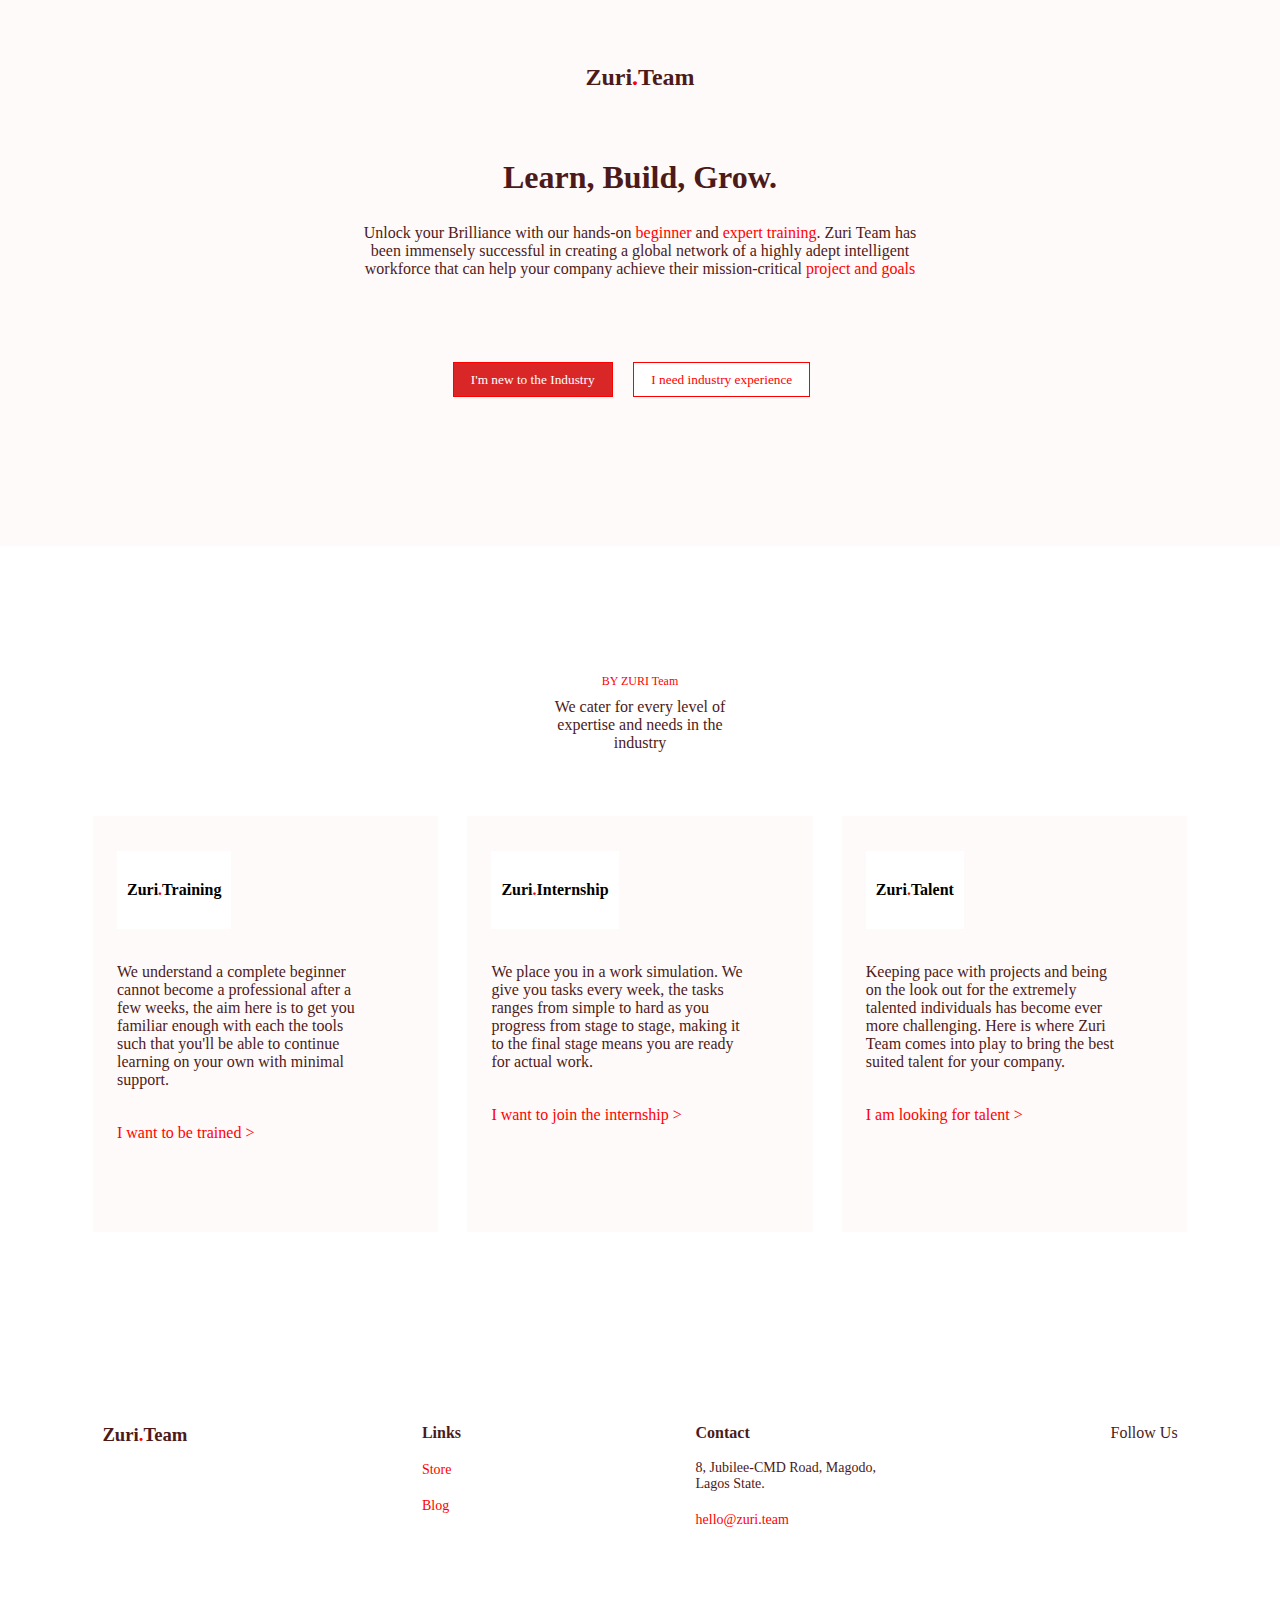
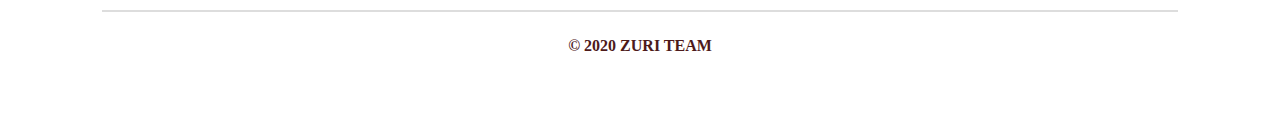
<file: index.html>
<!DOCTYPE html>
<html lang="en">
<head>
    <meta charset="UTF-8">
    <meta http-equiv="X-UA-Compatible" content="IE=edge">
    <meta name="viewport" content="width=device-width, initial-scale=1.0">
    <title>Zuri Team</title>
    <link rel="stylesheet" href="index.css">
</head>
<body>
    <main>
        <div class="div1">
            <h2 class="h2ofdiv1">Zuri<span>.</span>Team</h2>
            <h1 class="h1ofdiv1">Learn, Build, Grow.</h1>
            <p class="p1ofdiv1">Unlock your Brilliance with our hands-on <span>beginner</span> and<span> expert training</span>. Zuri Team has been immensely successful in creating a global network of a highly adept intelligent workforce that can help your company achieve their mission-critical <span>project and goals</span></p>
            <a href="./newToDInd.html" target="_blank"><button class="btn1">I'm new to the Industry</button></a>
            <a href="./needIndExp.html" target="_blank"><button class="btn2">I need industry experience</button></a>
        </div>
        
        <div class="nondiv">
            <p class="p1ofnondiv">BY ZURI Team</p>
            <p class="p2ofnondiv">We cater for every level of expertise and needs in the industry</p>
        </div>

        <div class="cardpapa">
            <div class="cardchild">
                <p class="p1">Zuri<span>.</span>Training</p>
                <p class="p2">We understand a complete beginner cannot become a professional after a few weeks, the aim here is to get you familiar enough with each the tools such that you'll be able to continue learning on your own with minimal support.</p>
                <a href="">I want to be trained ></a><br><br><br><br><br><br>
            </div>
            <div class="cardchild">
                <p class="p1">Zuri<span>.</span>Internship</p>
                <p class="p2">We place you in a work simulation. We give you tasks every week, the tasks ranges from simple to hard as you progress from stage to stage, making it to the final stage means you are ready for actual work.</p>
                <a href="">I want to join the internship ></a><br><br>
            </div>
            <div class="cardchild">
                <p class="p1">Zuri<span>.</span>Talent</p>
                <p class="p2">Keeping pace with projects and being on the look out for the extremely talented individuals has become ever more challenging. Here is where Zuri Team comes into play to bring the best suited talent for your company.</p>
                <a href="">I am looking for talent ></a><br><br>
            </div>
        </div>
    </main>
    <footer>
        <div class="footer">
            <h3>Zuri<span>.</span>Team</h3>
            <ul>Links <br><br>
                <li><a href="">Store</a></li><br>
                <li><a href="">Blog</a></li>
            </ul>
            <pre>Contact<br>
<p>8, Jubilee-CMD Road, Magodo,
Lagos State.</p>
<a href="">hello@zuri.team</a>
            </pre>
            <p>Follow Us</p>

        </div>
        <hr>
        <p class="copyright">&copy; 2020 ZURI TEAM</p>
    </footer>
</body>
</html>
</file>
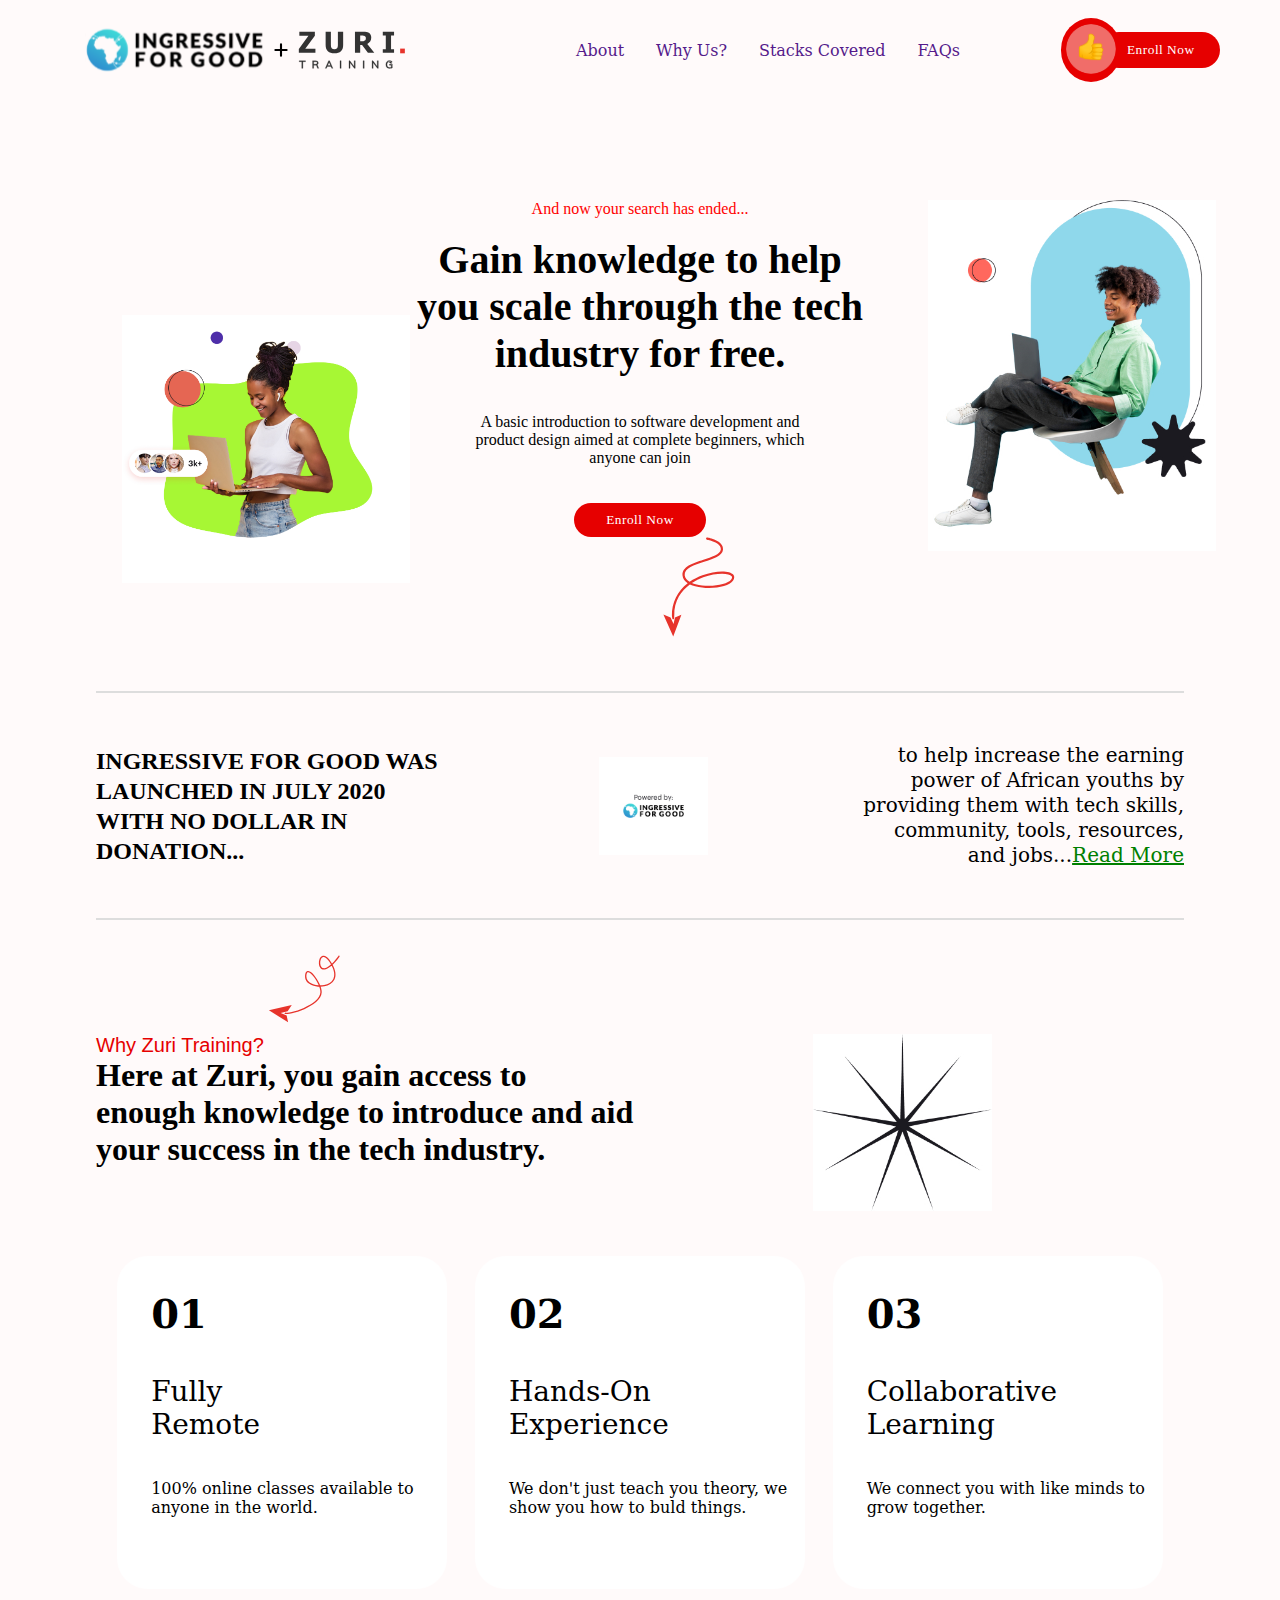
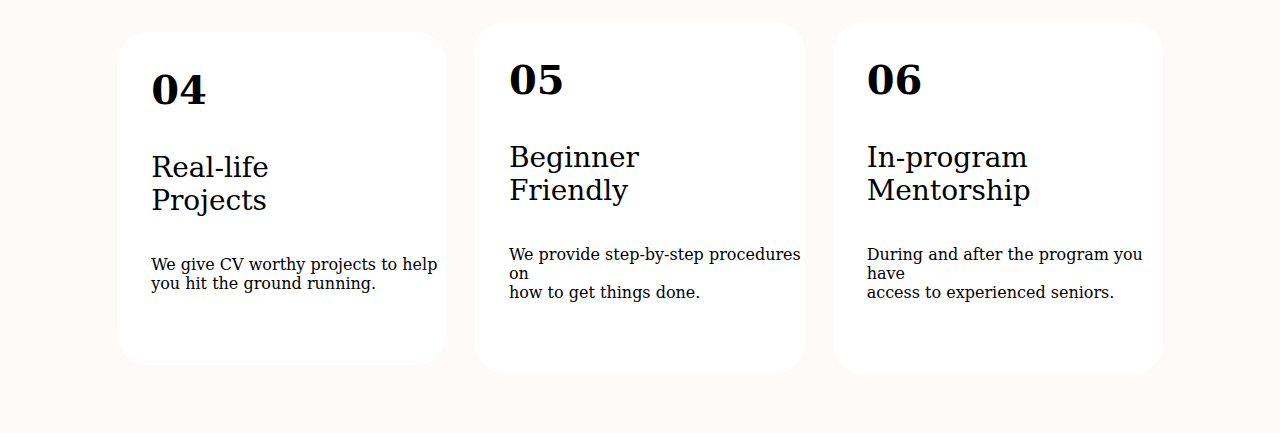
<file: newToDInd.html>
<!DOCTYPE html>
<html lang="en">
<head>
    <meta charset="UTF-8">
    <meta http-equiv="X-UA-Compatible" content="IE=edge">
    <meta name="viewport" content="width=device-width, initial-scale=1.0">
    <title>New To The Industry??</title>
    <link rel="stylesheet" href="newToDInd.css">
</head>
<body>
    <main>

        <nav class="navbar">
            <img class="zuri-logo" src="./images folder/./new to d industry page/./zuri-logo.svg" alt="ZuriXI4G Logo">
            <ul>
                <li><a href="">About</a></li>
                <li><a href="">Why Us?</a></li>
                <li><a href="">Stacks Covered</a></li>
                <li><a href="">FAQs</a></li>
            </ul>
            <div class="enrol-thumbsup">
                <button class="thumbsup"><img src="./images folder/new to d industry page/./zuri-thumbs.png" alt="thumbs up"></button>
                <button class="enrolnow">Enroll Now</button>
            </div>
        </nav>

        <div class="first-section">
            <img class="img1" src="./images folder/new to d industry page/./zuri-lady1-img.jpg" alt="illustration 1">
            <img class="img2" src="./images folder/new to d industry page/./zuri-male1-img.jpg" alt="illustration 2">
            <article>
            <p>And now your search has ended...</p><br>
            <h1>Gain knowledge to help you scale through the tech industry for free.</h1><br><br>
            <p>A basic introduction to software development and<br>product design aimed at complete beginners, which<br>anyone can join</p><br><br>
            <a href=""><button>Enroll Now</button></a><br>
            <img class="img3" src="./images folder/new to d industry page/./zuri-section1wire-img.svg" alt="connecting wire">
            </article>
        </div>

        <hr class="top">

        <div class="second-section">
            <h2>INGRESSIVE FOR GOOD WAS LAUNCHED IN JULY 2020 WITH NO DOLLAR IN DONATION...</h2>
            <img class="img4" src="./images folder/new to d industry page/./zuri-powered-by-ingresive-img.jpg" alt="powered by Ingressive For Good">
            <p>to help increase the earning power of African youths by providing them with tech skills, community, tools, resources, and jobs...<a href="">Read More</a></p>
        </div>

        <hr class="bottom">

        <img class="img5" src="./images folder/new to d industry page/./zuri-section3wire-img.svg" alt="">

        <div class="third-section">
            <img class="img6" src="./images folder/./new to d industry page/./zuri-Star-img.jpg" alt="">
            <p>Why Zuri Training?</p>
            <h1>Here at Zuri, you gain access to enough knowledge to introduce and aid your success in the tech industry.</h1>
        </div>

        <div class="fourth-section">
            <div class="fourth-section-card card1">
                <h1>01</h1><br><br>
                <p class="first-p">
                    Fully<br>Remote
                </p><br><br>
                <p class="second-p">
                    100% online classes available to<br>anyone in the world.
                </p><br><br>
            </div>
            <div class="fourth-section-card card2">
                <h1>02</h1><br><br>
                <p class="first-p">
                    Hands-On<br>Experience
                </p><br><br>
                <p class="second-p">
                    We don't just teach you theory, we<br>show you how to buld things.
                </p><br><br>
            </div>
            <div class="fourth-section-card card3">
                <h1>03</h1><br><br>
                <p class="first-p">
                    Collaborative<br>Learning
                </p><br><br>
                <p class="second-p">
                    We connect you with like minds to<br>grow together.
                </p><br><br>
            </div>
            <div class="fourth-section-card card4">
                <h1>04</h1><br><br>
                <p class="first-p">
                    Real-life<br>Projects
                </p><br><br>
                <p class="second-p">
                    We give CV worthy projects to help<br>you hit the ground running.
                </p><br><br>
            </div>
            <div class="fourth-section-card card5">
                <h1>05</h1><br><br>
                <p class="first-p">
                    Beginner<br>Friendly
                </p><br><br>
                <p class="second-p">
                    We provide step-by-step procedures on<br>how to get things done.
                </p><br><br>
            </div>
            <div class="fourth-section-card card6">
                <h1>06</h1><br><br>
                <p class="first-p">
                    In-program<br>Mentorship
                </p><br><br>
                <p class="second-p">
                    During and after the program you have<br>access to experienced seniors.
                </p><br><br>
            </div>
        </div>


    </main>
    <footer>

    </footer>
</body>
</html>
</file>
<file: index.css>
* {
    margin: 0;
    padding: 0;
    box-sizing: border-box;
}
.div1 {
    background-color: hsla(0, 90%, 99%, 1);
    /* color: hsla(0, 50%, 20%, 1); */
    padding: 5% 28%;
    text-align: center;
    margin-bottom: 10%;
}
.h2ofdiv1 {
    color: hsla(0, 50%, 20%, 1);
    font-family: 'Calibri';
    font-weight: 600;
    margin-bottom: 12%;
}
.h1ofdiv1 {
    color: hsla(0, 50%, 20%, 1);
    font-family: 'Calibri';
    font-weight: 600;
    margin-bottom: 5%;
}
.p1ofdiv1 {
    font-family: 'Calibri';
    margin-bottom: 15%;
    color: hsla(0, 50%, 20%, 1);
}
span {
    color: red;
}
button {
    margin-bottom: 15%;
    padding: 1.5% 3%;
    margin-right: 3%;
    font-family: 'Calibri';
    border: 1px solid red;
}
.btn1 {
    background-color: hsla(0, 70%, 50%, 1);
    color: white;
}
.btn2 {
    background-color: white;
    color: red;
}
.btn1:hover {
    background-color: white;
    color: red;
}
.btn2:hover {
    background-color: hsla(0, 70%, 50%, 1);
    color: white;
}
.nondiv {
    width: 15%;
    margin: auto;
    text-align: center;
    margin-bottom: 5%;
}
.p1ofnondiv {
    font-size: 12px;
    font-family: 'Calibri';
    color: red;
    margin-bottom: 5%;

}
.p2ofnondiv {
    font-family: 'Calibri';
    color: hsla(0, 50%, 20%, 1);
}
.cardpapa {
    display: flex;
    justify-content: space-evenly;
    font-family: 'Calibri';
    margin: 0px 5% 15%;
}
.cardchild {
    width: 30%;
    /* height: 80%; */
    background-color: hsla(0, 90%, 99%, 1);
    
}
.p1 {
    display: inline-block;
    background-color: white;
    font-weight: 600;
    padding: 30px 10px;
    margin: 10% 7% 10%;
}
.p2 {
    margin: 0% 10% 10% 7%;
    width: 73%;
    color: hsla(0, 50%, 20%, 1);
}
.cardchild a {
    margin: 0% 10% 0% 7%;
    text-decoration: none;
    color: red;
}
.footer {
    margin: 0 8%;
    font-family: 'Calibri';
    display: flex;
    justify-content: space-between;
    color: hsla(0, 50%, 20%, 1);
    margin-bottom: 5%;
}
ul {
    font-weight: 600;
}
ul li {
    list-style-type: none;
}
ul a {
    text-decoration: none;
    color: red;
    font-size: 14px;
    font-weight: normal;
}
pre {
    font-family: 'Calibri';
    font-weight: 600;
}
pre p {
    font-weight: normal;
    font-size: 14px;
}
pre a {
    text-decoration: none;
    color: red;
    font-size: 14px;
    font-weight: normal;
}




hr {
    margin: 2% 8%;
    background-color: #ddd;
    height: 2px;
    border: none;
}
.copyright {
    font-family: 'Calibri';
    text-align: center;
    margin-bottom: 5%;
    font-weight: 600;
    color: hsla(0, 50%, 20%, 1);
}
</file>
<file: newToDInd.css>
* {
    margin: 0;
    padding: 0;
    box-sizing: border-box;
    background-color: hsla(0, 90%, 99%, 1);
}
.navbar {
    display: flex;
    width: 100%;
    /* background-color: blue; */
    justify-content: space-around;
    position: fixed;
    z-index: 2;
}
.zuri-logo {
    width: 25%;
    height: 100px;
    margin-left: 5%;
}
ul {
    display: flex;
    width: 30%;
    justify-content: space-between;
    align-items: center;
    margin-left: 10%;
    /* background-color: green; */
}
ul li {
    font-family: 'serif';
    color: hsla(0, 50%, 20%, 1);
    list-style-type: none;
    /* padding: 5% 10%; */
}
ul li a {
    text-decoration: none;
}
.enrol-thumbsup {
    display: flex;
    justify-content: center;
    align-items: center;
    width: 20%;
    position: relative;
    /* background-color: red; */
}
.enrol-thumbsup img {
    width: 50px;
    background-color: hsla(0, 100%, 45%, 1);
    border-radius: 50%;
}
.enrol-thumbsup .thumbsup {
    background-color: hsla(0, 100%, 45%, 1);
    border-radius: 50%;
    padding: 2%;
    border: none;
    position: relative;
    left: 20px;
}
.enrol-thumbsup .enrolnow {
    cursor: pointer;
    background-color: hsla(0, 100%, 45%, 1);
    border: none;
    color: white;
    font-family: 'graphik';
    padding: 4% 10%;
    letter-spacing: 0.5px;
    border-radius: 30px;
}
.first-section {
    position: relative;
    top: 200px;
    z-index: 1;
    margin: 0 5%;
    text-align: center;
}
.first-section .img1 {
    width: 25%;
    margin-left: 5%;
    margin-top: 10%;
    float: left;
}
.first-section .img2 {
    width: 25%;
    float: right;
}
.first-section .img3 {
    width: 100px;
    height: 100px;
    margin-left: 25%;
}
.first-section article {
    width: 40%;
    margin: auto;
}
.first-section article p:nth-child(1) {
    color: red;
    font-size: 16px;
}
.first-section p {
    color: black;
    font-size: 16px;
}
.first-section h1 {
    font-size: 40px;
}
.first-section button {
    cursor: pointer;
    background-color: hsla(0, 100%, 45%, 1);
    border: none;
    color: white;
    font-family: 'graphik';
    padding: 2% 7%;
    letter-spacing: 0.5px;
    border-radius: 30px;
}
.second-section {
    position: relative;
    top: 300px;
    z-index: 1;
    margin: 0 7.5%;
    display: flex;
    justify-content: space-between;
    align-items: center;
}
.top {
    position: relative;
    top: 250px;
    margin: 0 7.5%;
    border: none;
    background-color: #ddd;
    height: 2px;
}
.second-section h2 {
    width: 32.5%;
    line-height: 30px;
}
.second-section .img4 {
    width: 10%;
}
.second-section p {
    font-size: 20px;
    font-family: 'serif';
    width: 30%;
    text-align: right;
    line-height: 25px;
}
.second-section a {
    color: green;
}
.bottom {
    position: relative;
    top: 350px;
    margin: 0 7.5%;
    border: none;
    height: 2px;
    background-color: #ddd;
}
.img5 {
    position: relative;
    top: 380px;
    left: 20%;
    z-index: 1;
    width: 100px;
}
.third-section {
    position: relative;
    top: 380px;
    z-index: 1;
    margin: 0 7.5%;
    width: 70%;
    /* background-color: red; */
}
.third-section .img6 {
    width: 20%;
    float: right;
}
.third-section p {
    font-size: 20px;
    font-family: 'arial';
    color: hsla(0, 100%, 45%, 1);
}
.third-section h1 {
    width: 60%;
}
.fourth-section {
    position: relative;
    top: 400px;
    width: 90%;
    z-index: 1;
    margin: 0 5%;
    display: flex;
    flex-wrap: wrap;
    justify-content: space-evenly;
    align-items: center;
    /* background-color: red; */
    padding: 2%;
}
.fourth-section-card {
    width: 30%;
    background-color: white;
    border: 1px solid white;
    border-radius: 30px;
    padding: 3% 0 3% 3%;
    margin-bottom: 3%;
    font-family: 'serif';
}
.fourth-section h1 {
    background-color: white;
    font-size: 40px;
}
.fourth-section .first-p {
    background-color: white;
    font-size: 28px;
}
.fourth-section .second-p {
    background-color: white;
    font-size: 16px;
}
</file>
